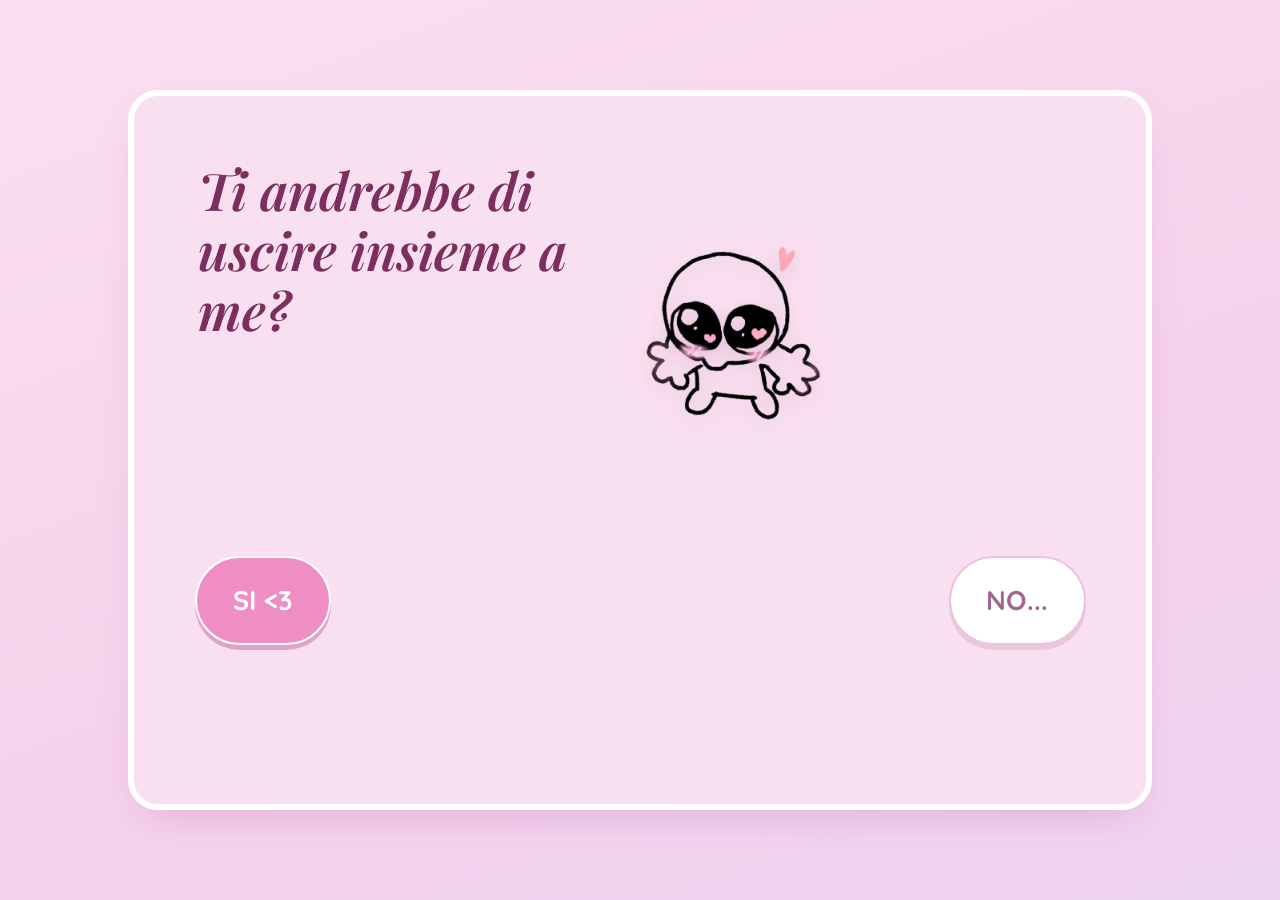
<file: index.html>
<!DOCTYPE html>
<html lang="it">
<head>
<meta charset="UTF-8">
<meta name="viewport" content="width=device-width, initial-scale=1.0">
<title>Vuoi uscire con me?</title>
<link rel="icon" href="data:image/svg+xml,<svg xmlns=%22http://www.w3.org/2000/svg%22 viewBox=%220 0 100 100%22><text y=%22.9em%22 font-size=%2290%22>💌</text></svg>">
<link rel="stylesheet" href="src/style/style.css">
</head>
<body>

  <div class="bg-hearts" aria-hidden="true">
    <span>♥</span><span>♥</span><span>♥</span><span>♥</span><span>♥</span><span>♥</span><span>♥</span><span>♥</span><span>♥</span><span>♥</span><span>♥</span><span>♥</span><span>♥</span><span>♥</span><span>♥</span><span>♥</span>
  </div>

  <main class="card">
    <p class="question">Ti andrebbe di uscire insieme a me?</p>

    <div id="image-placeholder" class="image-box">
      <img src="img/begging-removebg-preview.png" alt="Faccina con fiore">
    </div>

    <button id="siBtn" class="btn btn-si" type="button">SI &lt;3</button>
    <button id="noBtn" class="btn btn-no" type="button">NO...</button>

    <span id="puffText" class="puff-text">Puff*</span>
  </main>

  <script src="src/js/script.js"></script>
  <script src="src/js/animations.js"></script>
</body>
</html>
</file>
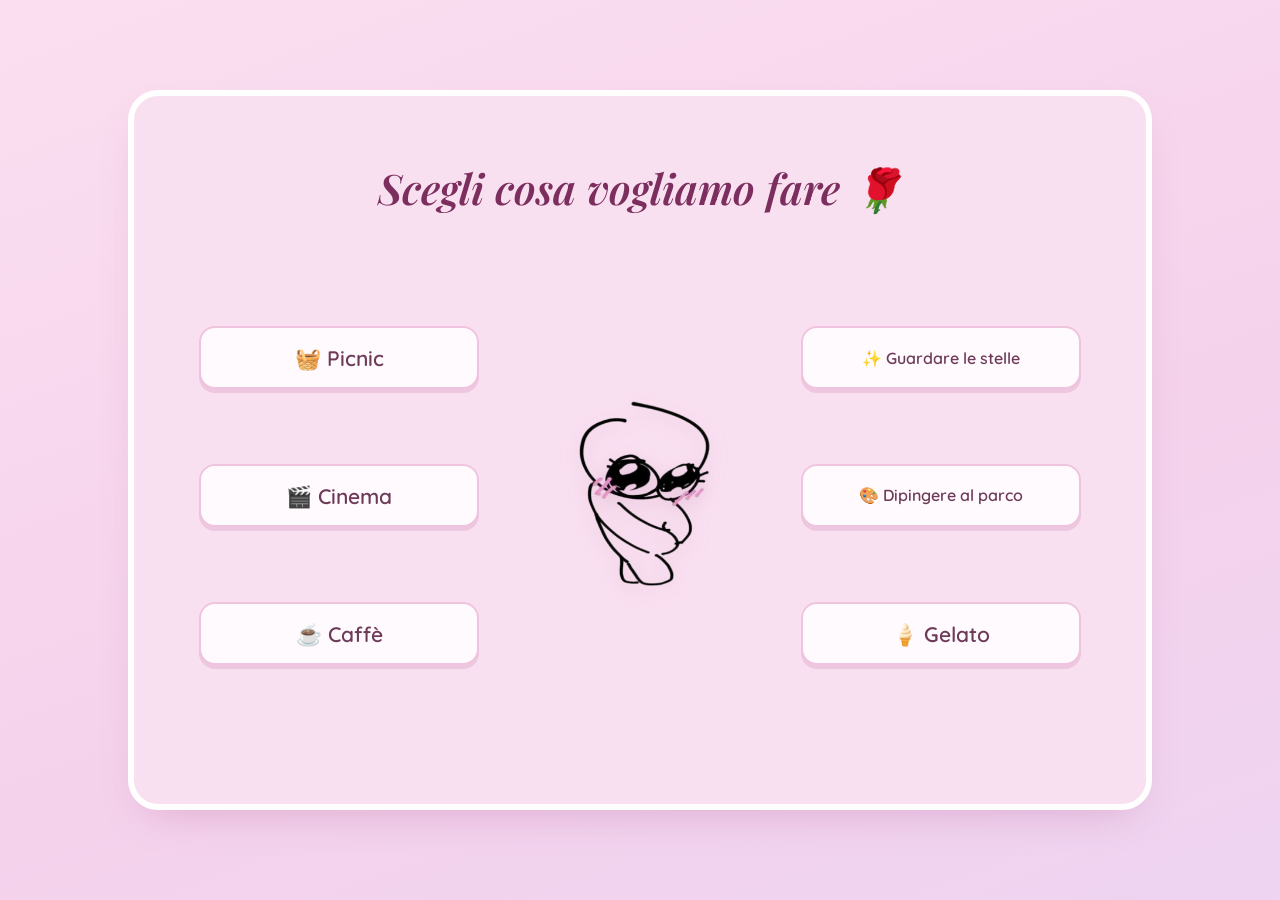
<file: src/pages/appuntamenti.html>
<!DOCTYPE html>
<html lang="it">
<head>
<meta charset="UTF-8">
<meta name="viewport" content="width=device-width, initial-scale=1.0">
<title>Vuoi uscire con me?</title>
<link rel="icon" href="data:image/svg+xml,<svg xmlns=%22http://www.w3.org/2000/svg%22 viewBox=%220 0 100 100%22><text y=%22.9em%22 font-size=%2290%22>💌</text></svg>">
<link rel="stylesheet" href="../style/style.css">
<link rel="stylesheet" href="../style/appuntamenti.css">
</head>
<body>

  <div class="bg-hearts" aria-hidden="true">
    <span>♥</span><span>♥</span><span>♥</span><span>♥</span><span>♥</span><span>♥</span><span>♥</span><span>♥</span><span>♥</span><span>♥</span><span>♥</span><span>♥</span><span>♥</span><span>♥</span><span>♥</span><span>♥</span>
  </div>

  <main class="card">
    <div class="appointment-page">
      <p class="page-title">Scegli cosa vogliamo fare 🌹</p>

      <div class="appuntamenti-grid">
        <div class="column column-left">
          <button class="option-btn" type="button">🧺 Picnic</button>
          <button class="option-btn" type="button">🎬 Cinema</button>
          <button class="option-btn" type="button">☕ Caffè</button>
        </div>
        <div class="appuntamenti-image-wrap">
          <img src="../../img/hihihi-removebg-preview.png" alt="" class="appuntamenti-image">
        </div>
        <div class="column column-right">
          <button class="option-btn option-btn--small-text" type="button">✨ Guardare le stelle</button>
          <button class="option-btn option-btn--small-text" type="button">🎨 Dipingere al parco</button>
          <button class="option-btn" type="button">🍦 Gelato</button>
        </div>
      </div>
    </div>
  </main>

  <script src="../js/appuntamenti.js"></script>
  <script src="../js/animations.js"></script>
</body>
</html>
</file>
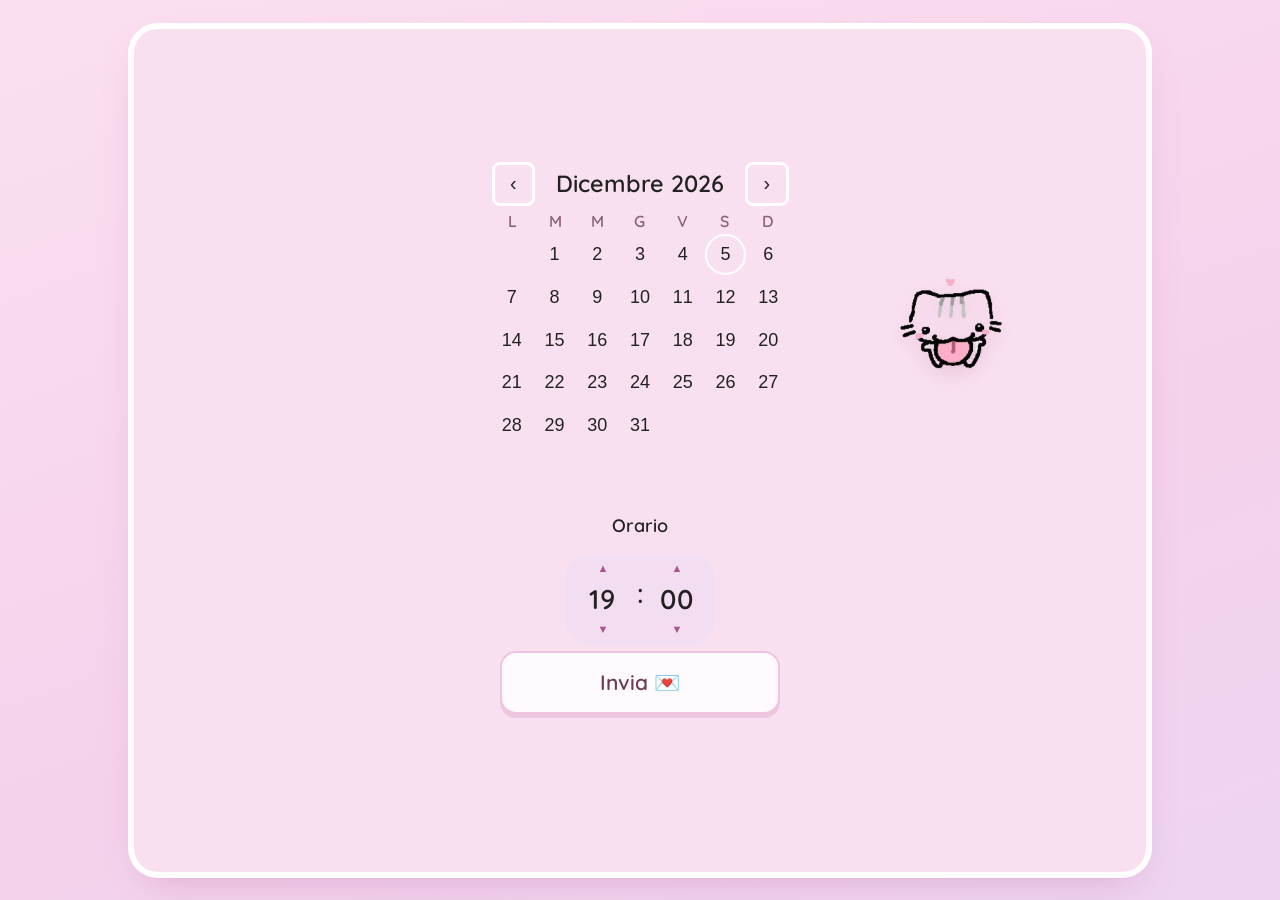
<file: src/pages/calendario.html>
<!DOCTYPE html>
<html lang="it">
<head>
<meta charset="UTF-8">
<meta name="viewport" content="width=device-width, initial-scale=1.0">
<title>Vuoi uscire con me?</title>
<link rel="icon" href="data:image/svg+xml,<svg xmlns=%22http://www.w3.org/2000/svg%22 viewBox=%220 0 100 100%22><text y=%22.9em%22 font-size=%2290%22>💌</text></svg>">
<link rel="stylesheet" href="../style/style.css">
<link rel="stylesheet" href="../style/calendario.css">
</head>
<body>

  <div class="bg-hearts" aria-hidden="true">
    <span>♥</span><span>♥</span><span>♥</span><span>♥</span><span>♥</span><span>♥</span><span>♥</span><span>♥</span><span>♥</span><span>♥</span><span>♥</span><span>♥</span><span>♥</span><span>♥</span><span>♥</span><span>♥</span>
  </div>

  <main class="card calendar-card">
    <div class="calendar-page">
      <div class="calendar-row">
        <div class="calendar">
          <div class="calendar-header">
            <button type="button" class="cal-nav" id="prevMonth" aria-label="Mese precedente">‹</button>
            <span class="calendar-title" id="calendarTitle"></span>
            <button type="button" class="cal-nav" id="nextMonth" aria-label="Mese successivo">›</button>
          </div>
          <div class="calendar-weekdays">
            <span>L</span><span>M</span><span>M</span><span>G</span><span>V</span><span>S</span><span>D</span>
          </div>
          <div class="calendar-days" id="calendarDays"></div>
        </div>

        <div class="calendar-side">
          <img src="../../img/yee-removebg-preview.png" alt="" class="calendar-side-image">
        </div>
      </div>

      <div class="time-picker">
        <p class="time-label">Orario</p>
        <div class="time-field">
          <div class="time-segment">
            <button type="button" class="time-arrow" data-unit="hour" data-dir="1" aria-label="Ora successiva">▲</button>
            <span class="time-value" id="hourValue">19</span>
            <button type="button" class="time-arrow" data-unit="hour" data-dir="-1" aria-label="Ora precedente">▼</button>
          </div>
          <span class="time-separator">:</span>
          <div class="time-segment">
            <button type="button" class="time-arrow" data-unit="minute" data-dir="1" aria-label="Minuti successivi">▲</button>
            <span class="time-value" id="minuteValue">00</span>
            <button type="button" class="time-arrow" data-unit="minute" data-dir="-1" aria-label="Minuti precedenti">▼</button>
          </div>
        </div>
      </div>

      <div class="submit-row">
        <button type="button" class="option-btn" id="submitBtn">Invia 💌</button>
        <p class="submit-status" id="submitStatus" aria-live="polite"></p>
      </div>
    </div>
  </main>

  <script src="../js/calendario.js"></script>
  <script src="../js/animations.js"></script>
</body>
</html>
</file>
<file: src/style/style.css>
@import url('https://fonts.googleapis.com/css2?family=Playfair+Display:ital,wght@1,500;1,600;1,700&family=Quicksand:wght@500;600;700&display=swap');

* {
  box-sizing: border-box;
}

html, body {
  height: 100%;
  margin: 0;
}

body {
  background: linear-gradient(160deg, #fbdff0 0%, #f5d2ec 60%, #eed4f1 100%);
  font-family: "Quicksand", "Segoe UI", Arial, sans-serif;
  font-weight: 600;
  color: #5b2e49;
  display: flex;
  align-items: center;
  justify-content: center;
  min-height: 100vh;
  min-height: 100dvh;
  overflow: hidden;
  position: relative;
}

.bg-hearts,
.bg-hearts span {
  pointer-events: none;
}

.bg-hearts span {
  position: fixed;
  bottom: -6vh;
  color: #e08fc7;
  opacity: 0;
  z-index: 0;
  animation: heart-rise linear infinite;
}

.bg-hearts span:nth-child(1)  { left: 2%;  font-size: 30px; animation-duration: 19s; animation-delay: 0s; }
.bg-hearts span:nth-child(2)  { left: 5%;  font-size: 20px; animation-duration: 24s; animation-delay: 8s; color: #d17fb5; }
.bg-hearts span:nth-child(3)  { left: 8%;  font-size: 26px; animation-duration: 21s; animation-delay: 14s; }
.bg-hearts span:nth-child(4)  { left: 12%; font-size: 18px; animation-duration: 25s; animation-delay: 5s;  color: #eba7d4; }
.bg-hearts span:nth-child(5)  { left: 15%; font-size: 36px; animation-duration: 21s; animation-delay: 18s; }
.bg-hearts span:nth-child(6)  { left: 25%; font-size: 22px; animation-duration: 23s; animation-delay: 10s; }
.bg-hearts span:nth-child(7)  { left: 38%; font-size: 28px; animation-duration: 20s; animation-delay: 2s;  color: #d17fb5; }
.bg-hearts span:nth-child(8)  { left: 45%; font-size: 25px; animation-duration: 24s; animation-delay: 6s;  color: #d17fb5; }
.bg-hearts span:nth-child(9)  { left: 50%; font-size: 19px; animation-duration: 26s; animation-delay: 16s; }
.bg-hearts span:nth-child(10) { left: 62%; font-size: 24px; animation-duration: 22s; animation-delay: 7s;  color: #eba7d4; }
.bg-hearts span:nth-child(11) { left: 75%; font-size: 20px; animation-duration: 24s; animation-delay: 12s; }
.bg-hearts span:nth-child(12) { left: 85%; font-size: 30px; animation-duration: 22s; animation-delay: 15s; }
.bg-hearts span:nth-child(13) { left: 88%; font-size: 27px; animation-duration: 20s; animation-delay: 4s;  color: #d17fb5; }
.bg-hearts span:nth-child(14) { left: 92%; font-size: 21px; animation-duration: 23s; animation-delay: 9s; }
.bg-hearts span:nth-child(15) { left: 95%; font-size: 33px; animation-duration: 18s; animation-delay: 1s; }
.bg-hearts span:nth-child(16) { left: 97%; font-size: 18px; animation-duration: 25s; animation-delay: 13s; color: #eba7d4; }

@keyframes heart-rise {
  0%   { transform: translateY(0) rotate(-6deg); opacity: 0; }
  8%   { opacity: 0.45; }
  50%  { transform: translateY(-55vh) translateX(2vw) rotate(8deg); opacity: 0.35; }
  100% { transform: translateY(-115vh) translateX(-1vw) rotate(-8deg); opacity: 0; }
}

.card {
  position: relative;
  z-index: 1;
  width: 80vw;
  height: 80vh;
  height: 80dvh;
  min-width: 250px;
  min-height: 260px;
  background-color: #f9e0f1;
  border: 6px solid #ffffff;
  border-radius: 30px;
  padding: 5%;
  overflow: hidden;
  box-shadow: 0 18px 40px -18px rgba(180, 90, 145, 0.35);
}

.question {
  margin: 0;
  font-family: "Playfair Display", Georgia, serif;
  font-style: italic;
  font-weight: 600;
  font-size: clamp(30px, 4.6vw, 52px);
  line-height: 1.15;
  color: #7c2f5e;
  max-width: 45%;
}

.image-box {
  position: absolute;
  top: 18%;
  left: 38%;
  width: 42%;
  height: 30%;
  border: none;
  display: flex;
  align-items: center;
  justify-content: center;
  font-size: clamp(14px, 1.6vw, 20px);
  background: transparent;
  overflow: hidden;
}

.image-box img {
  width: 100%;
  height: 100%;
  object-fit: contain;
}

.image-box img,
.appuntamenti-image,
.calendar-side-image {
  filter: drop-shadow(0 6px 10px rgba(150, 60, 110, 0.18));
}

.btn {
  position: absolute;
  border-radius: 999px;
  font-family: inherit;
  font-weight: 700;
  font-size: clamp(18px, 2.4vw, 27px);
  width: 13.5%;
  height: 12.5%;
  padding: 0.5em 1em;
  display: flex;
  align-items: center;
  justify-content: center;
  text-align: center;
  cursor: pointer;
  user-select: none;
  touch-action: manipulation;
  white-space: nowrap;
  transition: top 0.05s linear, left 0.05s linear,
              transform 0.18s ease-out, box-shadow 0.18s ease-out;
}

.btn:hover,
.btn:active {
  transform: translateY(-2px);
}

.btn-si {
  top: 65%;
  left: 6%;
  background-color: #ee8ec4;
  border: 2px solid #ffffff;
  color: #ffffff;
  box-shadow: 0 5px 0 rgba(190, 90, 150, 0.45);
}

.btn-si:hover,
.btn-si:active {
  box-shadow: 0 7px 0 rgba(190, 90, 150, 0.45);
}

.btn-no {
  top: 65%;
  right: 6%;
  background-color: #ffffff;
  border: 2px solid #ecc3dd;
  color: #a2688c;
  box-shadow: 0 5px 0 rgba(210, 160, 190, 0.4);
}

.btn-no:hover,
.btn-no:active {
  box-shadow: 0 7px 0 rgba(210, 160, 190, 0.4);
}

.puff-text {
  position: absolute;
  display: none;
  font-size: clamp(14px, 1.6vw, 20px);
  color: silver;
  opacity: 0.6;
  pointer-events: none;
}

.option-btn {
  width: 100%;
  max-width: 280px;
  height: clamp(50px, 7vh, 74px);
  padding: 0.4em 1em;
  display: flex;
  align-items: center;
  justify-content: center;
  font-family: inherit;
  font-size: clamp(15px, 1.8vw, 21px);
  font-weight: 600;
  border: 2px solid #f0c4de;
  border-radius: 16px;
  background-color: #fffafd;
  color: #6d3a58;
  cursor: pointer;
  text-align: center;
  line-height: 1.15;
  box-shadow: 0 4px 0 rgba(214, 150, 190, 0.35);
  transition: transform 0.18s ease-out, box-shadow 0.18s ease-out,
              border-color 0.18s ease-out;
}

.option-btn:not(:disabled):hover,
.option-btn:not(:disabled):active {
  transform: translateY(-2px);
  border-color: #e2a3cb;
  box-shadow: 0 6px 0 rgba(214, 150, 190, 0.4);
}

.option-btn:disabled {
  opacity: 0.6;
  cursor: default;
}

.option-btn--small-text {
  font-size: clamp(11px, 1.3vw, 16px);
}

@media (max-width: 640px) {
  .question {
    max-width: 60%;
    font-size: clamp(26px, 7.5vw, 34px);
  }

  .btn {
    width: auto;
    height: auto;
    min-width: 30%;
    padding: 0.55em 1.1em;
    font-size: clamp(16px, 4.6vw, 20px);
  }

  .btn-si,
  .btn-no {
    top: 70%;
  }
}
</file>
<file: src/style/appuntamenti.css>
.appointment-page {
  display: flex;
  flex-direction: column;
  height: 100%;
}

.page-title {
  margin: 0 0 4% 0;
  text-align: center;
  font-family: "Playfair Display", Georgia, serif;
  font-style: italic;
  font-size: clamp(26px, 3.8vw, 42px);
  color: #7c2f5e;
}

.appuntamenti-grid {
  display: flex;
  justify-content: space-between;
  align-items: stretch;
  flex: 1;
  gap: 6%;
}

.column {
  display: flex;
  flex-direction: column;
  justify-content: space-evenly;
  align-items: center;
  width: 32%;
}

.appuntamenti-image-wrap {
  display: flex;
  align-items: center;
  justify-content: center;
  width: 24%;
  height: 100%;
}

.appuntamenti-image {
  max-width: 100%;
  max-height: 100%;
  object-fit: contain;
}
</file>
<file: src/style/calendario.css>
.calendar-card {
  height: 95vh;
  height: 95dvh;
}

.calendar-page {
  display: flex;
  flex-direction: column;
  align-items: center;
  justify-content: center;
  justify-content: safe center;
  height: 100%;
  gap: 1%;
  overflow-y: auto;
  overflow-x: hidden;
  padding: 4px 4px 8px;
  scrollbar-width: thin;
  scrollbar-color: rgba(168, 85, 143, 0.45) transparent;
}

.calendar-page::-webkit-scrollbar {
  width: 6px;
}

.calendar-page::-webkit-scrollbar-track {
  background: transparent;
}

.calendar-page::-webkit-scrollbar-thumb {
  background-color: rgba(168, 85, 143, 0.45);
  border-radius: 999px;
}

.calendar-row {
  display: grid;
  grid-template-columns: minmax(0, 1fr) minmax(0, min(340px, 33vh)) minmax(0, 1fr);
  align-items: center;
  width: 100%;
  gap: 4%;
}

.calendar {
  grid-column: 2;
  width: 100%;
}

.calendar-side {
  grid-column: 3;
  display: flex;
  align-items: center;
  justify-content: center;
  height: 100%;
  min-width: 0;
}

.calendar-side-image {
  max-width: 100%;
  max-height: min(240px, 26vh);
  object-fit: contain;
}

.calendar-header {
  display: flex;
  align-items: center;
  justify-content: space-between;
  margin-bottom: 2%;
}

.cal-nav {
  background: transparent;
  border: 3px solid #ffffff;
  border-radius: 8px;
  width: 2.2em;
  height: 2.2em;
  font-size: clamp(14px, 2.2vh, 22px);
  line-height: 1;
  flex: none;
  cursor: pointer;
  color: #222;
  display: flex;
  align-items: center;
  justify-content: center;
  transition: transform 0.15s ease-out;
}

.cal-nav:hover,
.cal-nav:active {
  transform: scale(1.15);
}

.calendar-title {
  font-size: clamp(14px, 2.6vh, 26px);
  color: #222;
  text-transform: capitalize;
  white-space: nowrap;
  overflow: hidden;
  text-overflow: ellipsis;
}

.calendar-weekdays {
  display: grid;
  grid-template-columns: repeat(7, 1fr);
  text-align: center;
  font-size: clamp(12px, 1.4vw, 16px);
  opacity: 0.7;
  margin-bottom: 1%;
}

.calendar-days {
  display: grid;
  grid-template-columns: repeat(7, 1fr);
  gap: 2px;
}

.day-cell {
  aspect-ratio: 1 / 1;
  display: flex;
  align-items: center;
  justify-content: center;
  border-radius: 50%;
  font-size: clamp(13px, 1.6vw, 18px);
  cursor: pointer;
  color: #222;
  background: transparent;
  border: 2px solid transparent;
  transition: transform 0.15s ease-out, background-color 0.15s ease-out;
}

.day-cell.empty {
  visibility: hidden;
  cursor: default;
}

.day-cell:not(.empty):hover {
  background-color: #f6d3f0;
  transform: scale(1.1);
}

.day-cell.today {
  border-color: #ffffff;
}

.day-cell.selected {
  background-color: #ffffff;
}

.time-picker {
  display: flex;
  flex-direction: column;
  align-items: center;
  gap: 1%;
}

.time-label {
  font-size: clamp(13px, 1.8vw, 18px);
  color: #222;
}

.time-field {
  display: flex;
  align-items: center;
  justify-content: center;
  gap: 16px;
  padding: 0.15em 1.2em;
  background-color: #f3ddf1;
  border-radius: 22px;
}

.time-segment {
  display: flex;
  flex-direction: column;
  align-items: center;
  gap: 2px;
}

.time-arrow {
  background: transparent;
  border: none;
  color: #a8558f;
  font-size: 11px;
  line-height: 1;
  padding: 6px 12px;
  border-radius: 8px;
  cursor: pointer;
  transition: transform 0.15s ease-out, background-color 0.15s ease-out, color 0.15s ease-out;
}

.time-arrow:hover,
.time-arrow:active {
  background-color: rgba(255, 255, 255, 0.55);
  color: #7a2f66;
  transform: scale(1.2);
}

.time-value {
  display: inline-block;
  min-width: 1.3em;
  text-align: center;
  font-size: clamp(20px, 3vh, 42px);
  letter-spacing: 1px;
  color: #222;
}

.time-value.bump {
  animation: time-value-bump 0.22s ease-out;
}

@keyframes time-value-bump {
  0% { transform: scale(1); }
  45% { transform: scale(1.22); }
  100% { transform: scale(1); }
}

.time-separator {
  font-size: clamp(20px, 3vh, 42px);
  color: #222;
  transform: translateY(-6px);
}

.submit-row {
  display: flex;
  flex-direction: column;
  align-items: center;
  gap: 4px;
  width: 100%;
}

.submit-status {
  margin: 0;
  min-height: 1.1em;
  font-size: clamp(12px, 1.6vw, 15px);
  color: #222;
  text-align: center;
}
</file>
